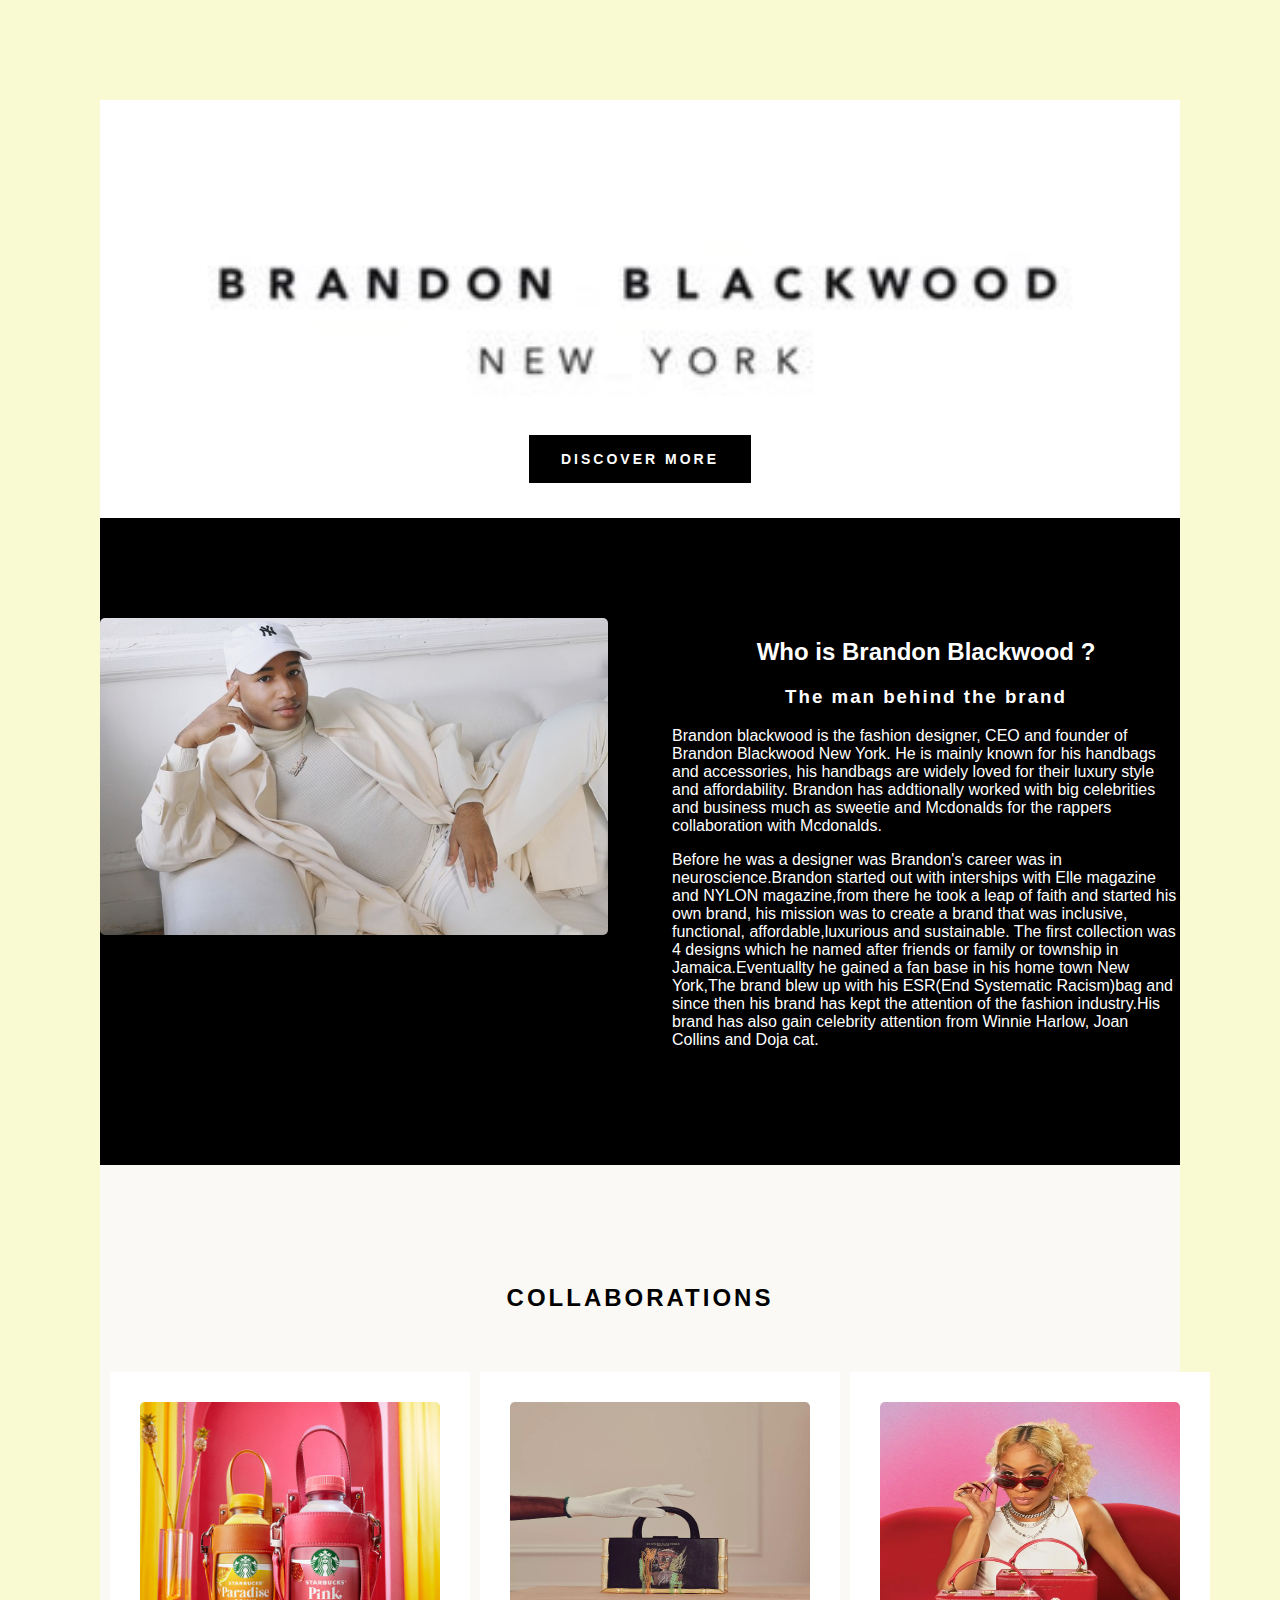
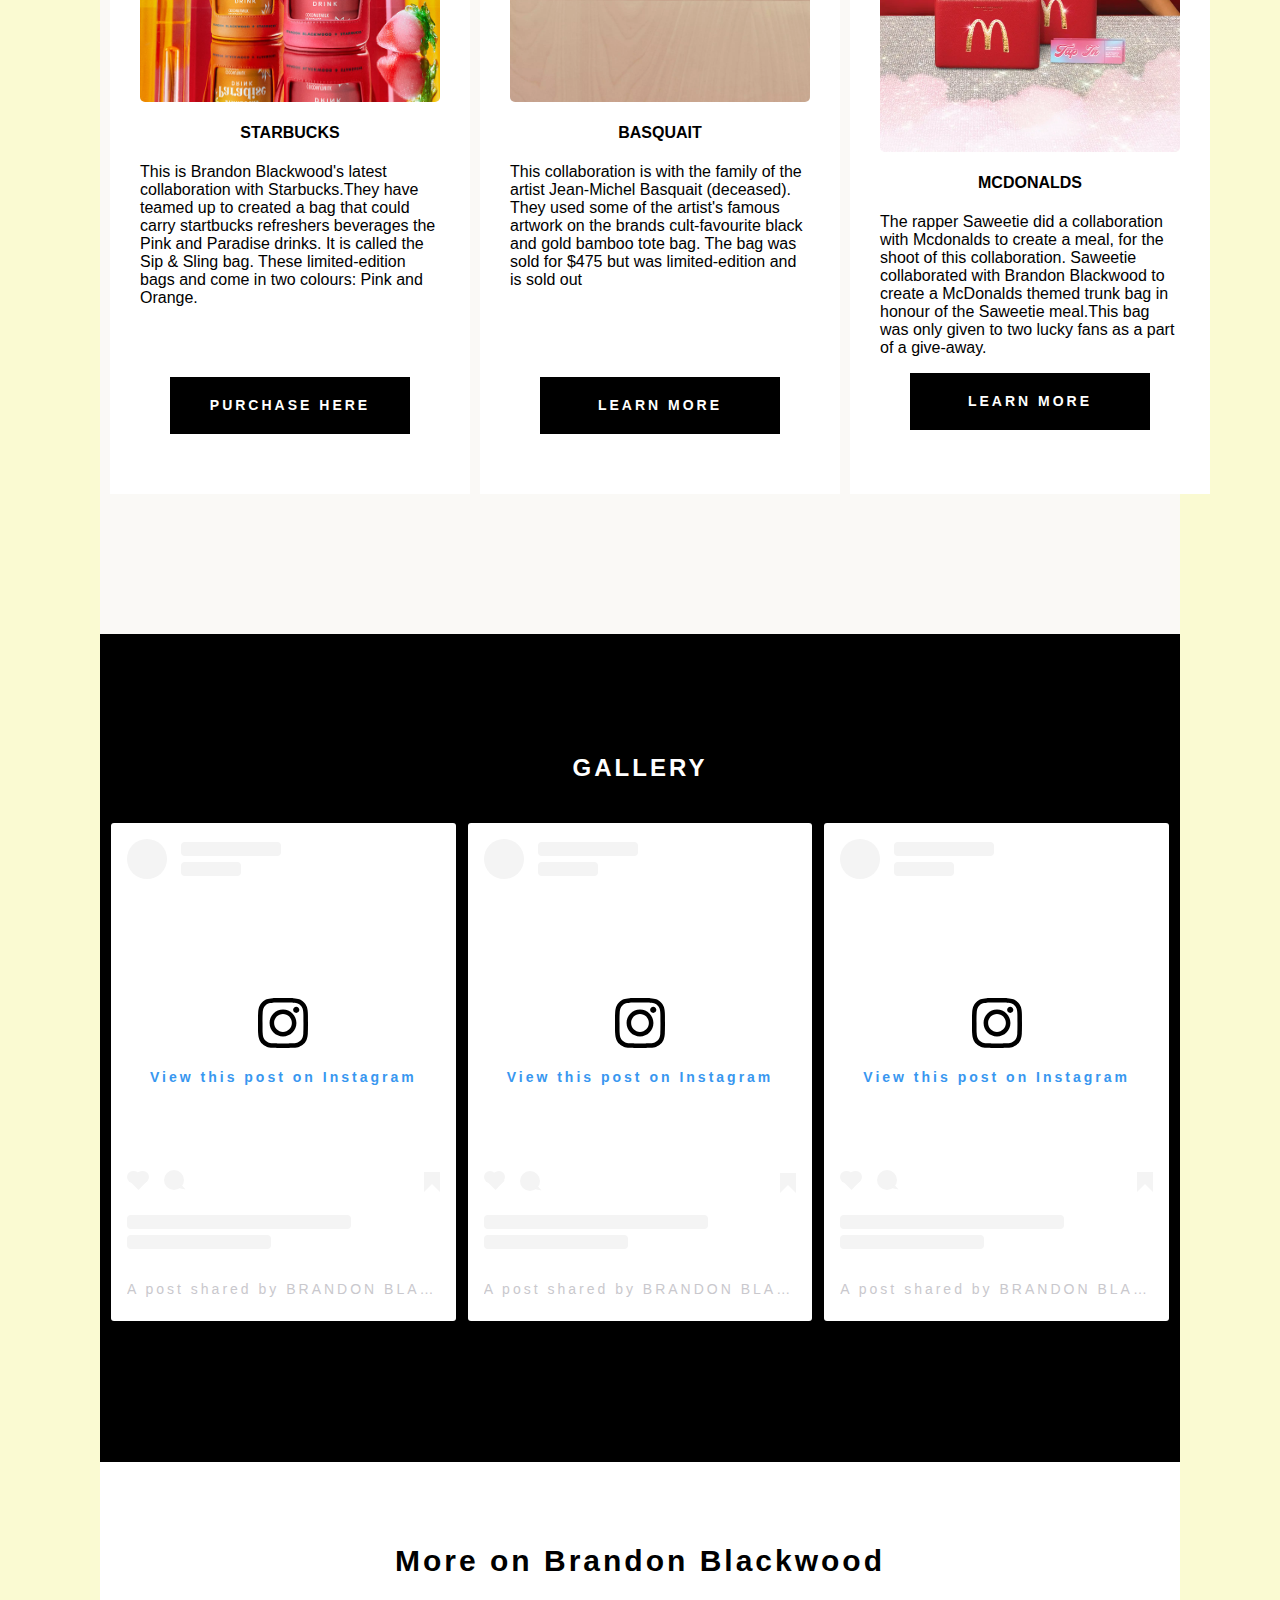
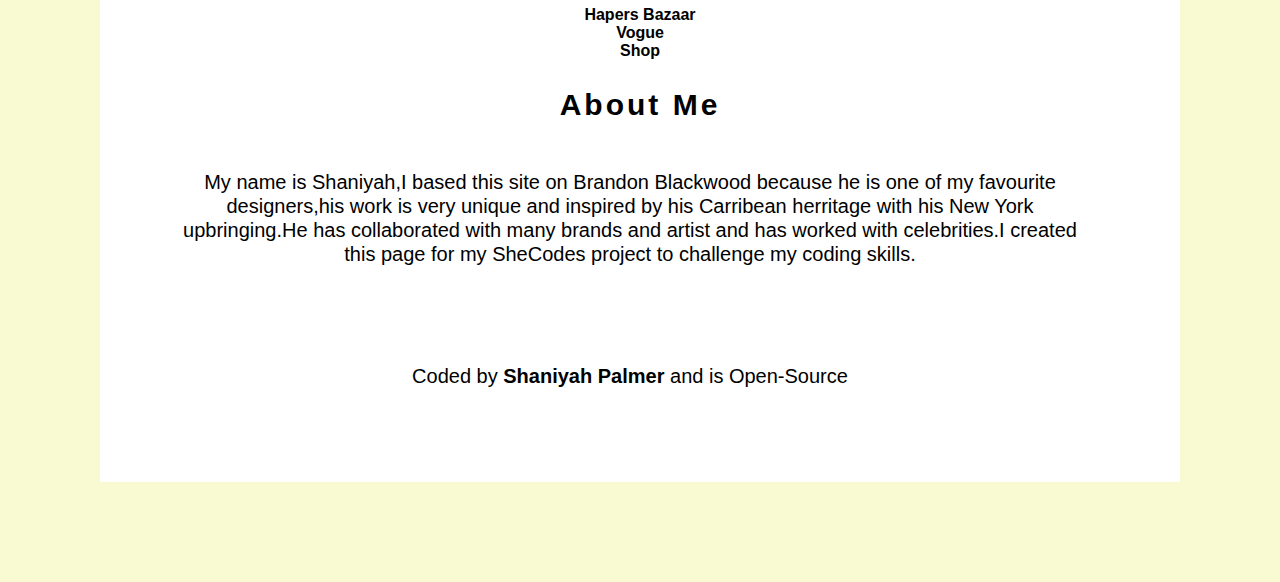
<file: index.html>
<!DOCTYPE html>
<html lang="en">
<head>
    <meta charset="UTF-8">
    <meta name="viewport" content="width=device-width, initial-scale=1.0">
    <meta http-equiv="X-UA-Compatible" content="ie=edge">
    <title>Project</title>
    <link rel="stylesheet" href="./src/style.css">
    <link rel="icon" href="./favicon.ico" type="image/x-icon">
</head>
<body>
    <div class="container">
    <header>
    <a href="#more">Discover More</a>
    </header>
 <main>
<section class="grid grid-2-columns">
   <div>
        <img src="./images/Brandon-Headshot.jpg" alt="blackwood" class="img-responsive"/>
   </div>
   <div>
        <h2>Who is Brandon Blackwood ?</h2>
        <h3>The man behind the brand</h3>
        <p>
        Brandon blackwood is the fashion designer, CEO and founder of Brandon Blackwood New York.
        He is mainly known for his handbags and accessories, his handbags are widely loved 
        for their luxury style and affordability. Brandon has addtionally worked with big celebrities
        and business much as sweetie and Mcdonalds for the  rappers collaboration with Mcdonalds.
        </p>
        <p>
         Before he was a designer was Brandon's career was in neuroscience.Brandon started out with interships with Elle magazine and NYLON magazine,from there he took a leap of faith and
         started his own brand, his mission was to create a brand that was inclusive, functional, affordable,luxurious and sustainable.
         The first collection was 4 designs which he named after friends or family or township in Jamaica.Eventuallty he gained a fan base in his home town New York,The brand blew up with his 
         ESR(End Systematic Racism)bag and since then his brand has kept the attention of the fashion 
         industry.His brand has also gain celebrity attention from Winnie Harlow, Joan Collins and Doja cat.
        </p>
    </div>
</main>
</section>
<section class="secondary">
    <h2 class="text-centre">Collaborations</h2>
    <div class="grid grid-3-columns"> 
        <div class="card">

            <div class="card-body">
                <div class="card-header">
                    <img src="./images/pic23.jpg" alt="startbucks" class="collab-pics" style="width:300px;height:300px;" />
                </div>
                <h4>Starbucks</h4>
                <p>
                    This is Brandon Blackwood's latest collaboration with Starbucks.They have
                    teamed up to created a bag that could carry startbucks refreshers beverages the Pink and Paradise drinks.
                    It is called the Sip & Sling bag. These limited-edition bags and come in two colours: Pink and Orange.
                </p> 
                <br>
                <br>
                <br>
                <div class="card-footer">
                    <a href="https://brandonblackwood.com/products/starbucks-sling-bag-paradise-bottle-drink" class="btn" target="_blank">
                        Purchase Here
                    </a>
                </div>
           </div> 
         </div>       


           <div class="card">
             <div class="card-body">
                        <div class="card-header">
                            <img src="./images/pic26.webp" alt="Basquait" class="collab-pics" style="width:300px;height:300px;"/>
                        </div>
                
                       
                            <h4>Basquait</h4>
                            <p>
                            This collaboration is with the family of the artist Jean-Michel Basquait (deceased). They used some of the artist's famous artwork on the brands cult-favourite black and gold bamboo tote bag.
                            The bag was sold for $475 but was limited-edition and is sold out 
                            </p>
                            <br>
                            <br>
                            <br>
                            <br>
                            <div class="card-footer">
                                <a href="https://www.thecut.com/2022/12/absolutely-need-the-basquiat-and-black-fashion-fair-collab.html" class="btn"
                                    target="_blank">
                                    Learn More 
                                </a>
                            </div>
                        </div>
                 </div>



                <div class="card">
                     <div class="card-body">
                    <div class="card-header">
                        <img src="./images/mcdonalds.png" alt="mcdonalds" class="collab-pics" style="width:300px;height:350px;"/>
                    </div>
                
                   
                        <h4>Mcdonalds</h4>
                        <p>
                            The rapper Saweetie did a collaboration with Mcdonalds to create a meal, for the shoot of this collaboration.
                            Saweetie collaborated with Brandon Blackwood to create a McDonalds themed trunk bag in honour of the Saweetie  
                            meal.This bag was only given to two lucky fans as a part of a give-away.  
                        </p>
                        
                        <div class="card-footer">
                            <a href="https://www.papermag.com/saweetie-brandon-blackwood-mcdonalds-2654793100.html" class="btn"
                                target="_blank">
                                Learn More
                            </a>
                        </div>
                   </div>
             </div>
            </div>
</section>
<section class="gallery">
<h2 class="text-centre">Gallery</h2>
<div class="instagram-embeds">
    <div class="grid grid-3-columns">

    <blockquote class="instagram-media" data-instgrm-captioned
        data-instgrm-permalink="https://www.instagram.com/p/CpyXCivpCmd/?utm_source=ig_embed&amp;utm_campaign=loading"
        data-instgrm-version="14"
        style=" background:#FFF; border:0; border-radius:3px; box-shadow:0 0 1px 0 rgba(0,0,0,0.5),0 1px 10px 0 rgba(0,0,0,0.15); margin: 1px; max-width:540px; min-width:326px; padding:0; width:99.375%; width:-webkit-calc(100% - 2px); width:calc(100% - 2px);">
        <div style="padding:16px;"> <a
                href="https://www.instagram.com/p/CpyXCivpCmd/?utm_source=ig_embed&amp;utm_campaign=loading"
                style=" background:#FFFFFF; line-height:0; padding:0 0; text-align:center; text-decoration:none; width:100%;"
                target="_blank">
                <div style=" display: flex; flex-direction: row; align-items: center;">
                    <div
                        style="background-color: #F4F4F4; border-radius: 50%; flex-grow: 0; height: 40px; margin-right: 14px; width: 40px;">
                    </div>
                    <div style="display: flex; flex-direction: column; flex-grow: 1; justify-content: center;">
                        <div
                            style=" background-color: #F4F4F4; border-radius: 4px; flex-grow: 0; height: 14px; margin-bottom: 6px; width: 100px;">
                        </div>
                        <div
                            style=" background-color: #F4F4F4; border-radius: 4px; flex-grow: 0; height: 14px; width: 60px;">
                        </div>
                    </div>
                </div>
                <div style="padding: 19% 0;"></div>
                <div style="display:block; height:50px; margin:0 auto 12px; width:50px;"><svg width="50px" height="50px"
                        viewBox="0 0 60 60" version="1.1" xmlns="https://www.w3.org/2000/svg"
                        xmlns:xlink="https://www.w3.org/1999/xlink">
                        <g stroke="none" stroke-width="1" fill="none" fill-rule="evenodd">
                            <g transform="translate(-511.000000, -20.000000)" fill="#000000">
                                <g>
                                    <path
                                        d="M556.869,30.41 C554.814,30.41 553.148,32.076 553.148,34.131 C553.148,36.186 554.814,37.852 556.869,37.852 C558.924,37.852 560.59,36.186 560.59,34.131 C560.59,32.076 558.924,30.41 556.869,30.41 M541,60.657 C535.114,60.657 530.342,55.887 530.342,50 C530.342,44.114 535.114,39.342 541,39.342 C546.887,39.342 551.658,44.114 551.658,50 C551.658,55.887 546.887,60.657 541,60.657 M541,33.886 C532.1,33.886 524.886,41.1 524.886,50 C524.886,58.899 532.1,66.113 541,66.113 C549.9,66.113 557.115,58.899 557.115,50 C557.115,41.1 549.9,33.886 541,33.886 M565.378,62.101 C565.244,65.022 564.756,66.606 564.346,67.663 C563.803,69.06 563.154,70.057 562.106,71.106 C561.058,72.155 560.06,72.803 558.662,73.347 C557.607,73.757 556.021,74.244 553.102,74.378 C549.944,74.521 548.997,74.552 541,74.552 C533.003,74.552 532.056,74.521 528.898,74.378 C525.979,74.244 524.393,73.757 523.338,73.347 C521.94,72.803 520.942,72.155 519.894,71.106 C518.846,70.057 518.197,69.06 517.654,67.663 C517.244,66.606 516.755,65.022 516.623,62.101 C516.479,58.943 516.448,57.996 516.448,50 C516.448,42.003 516.479,41.056 516.623,37.899 C516.755,34.978 517.244,33.391 517.654,32.338 C518.197,30.938 518.846,29.942 519.894,28.894 C520.942,27.846 521.94,27.196 523.338,26.654 C524.393,26.244 525.979,25.756 528.898,25.623 C532.057,25.479 533.004,25.448 541,25.448 C548.997,25.448 549.943,25.479 553.102,25.623 C556.021,25.756 557.607,26.244 558.662,26.654 C560.06,27.196 561.058,27.846 562.106,28.894 C563.154,29.942 563.803,30.938 564.346,32.338 C564.756,33.391 565.244,34.978 565.378,37.899 C565.522,41.056 565.552,42.003 565.552,50 C565.552,57.996 565.522,58.943 565.378,62.101 M570.82,37.631 C570.674,34.438 570.167,32.258 569.425,30.349 C568.659,28.377 567.633,26.702 565.965,25.035 C564.297,23.368 562.623,22.342 560.652,21.575 C558.743,20.834 556.562,20.326 553.369,20.18 C550.169,20.033 549.148,20 541,20 C532.853,20 531.831,20.033 528.631,20.18 C525.438,20.326 523.257,20.834 521.349,21.575 C519.376,22.342 517.703,23.368 516.035,25.035 C514.368,26.702 513.342,28.377 512.574,30.349 C511.834,32.258 511.326,34.438 511.181,37.631 C511.035,40.831 511,41.851 511,50 C511,58.147 511.035,59.17 511.181,62.369 C511.326,65.562 511.834,67.743 512.574,69.651 C513.342,71.625 514.368,73.296 516.035,74.965 C517.703,76.634 519.376,77.658 521.349,78.425 C523.257,79.167 525.438,79.673 528.631,79.82 C531.831,79.965 532.853,80.001 541,80.001 C549.148,80.001 550.169,79.965 553.369,79.82 C556.562,79.673 558.743,79.167 560.652,78.425 C562.623,77.658 564.297,76.634 565.965,74.965 C567.633,73.296 568.659,71.625 569.425,69.651 C570.167,67.743 570.674,65.562 570.82,62.369 C570.966,59.17 571,58.147 571,50 C571,41.851 570.966,40.831 570.82,37.631">
                                    </path>
                                </g>
                            </g>
                        </g>
                    </svg></div>
                <div style="padding-top: 8px;">
                    <div
                        style=" color:#3897f0; font-family:Arial,sans-serif; font-size:14px; font-style:normal; font-weight:550; line-height:18px;">
                        View this post on Instagram</div>
                </div>
                <div style="padding: 12.5% 0;"></div>
                <div style="display: flex; flex-direction: row; margin-bottom: 14px; align-items: center;">
                    <div>
                        <div
                            style="background-color: #F4F4F4; border-radius: 50%; height: 12.5px; width: 12.5px; transform: translateX(0px) translateY(7px);">
                        </div>
                        <div
                            style="background-color: #F4F4F4; height: 12.5px; transform: rotate(-45deg) translateX(3px) translateY(1px); width: 12.5px; flex-grow: 0; margin-right: 14px; margin-left: 2px;">
                        </div>
                        <div
                            style="background-color: #F4F4F4; border-radius: 50%; height: 12.5px; width: 12.5px; transform: translateX(9px) translateY(-18px);">
                        </div>
                    </div>
                    <div style="margin-left: 8px;">
                        <div
                            style=" background-color: #F4F4F4; border-radius: 50%; flex-grow: 0; height: 20px; width: 20px;">
                        </div>
                        <div
                            style=" width: 0; height: 0; border-top: 2px solid transparent; border-left: 6px solid #f4f4f4; border-bottom: 2px solid transparent; transform: translateX(16px) translateY(-4px) rotate(30deg)">
                        </div>
                    </div>
                    <div style="margin-left: auto;">
                        <div
                            style=" width: 0px; border-top: 8px solid #F4F4F4; border-right: 8px solid transparent; transform: translateY(16px);">
                        </div>
                        <div
                            style=" background-color: #F4F4F4; flex-grow: 0; height: 12px; width: 16px; transform: translateY(-4px);">
                        </div>
                        <div
                            style=" width: 0; height: 0; border-top: 8px solid #F4F4F4; border-left: 8px solid transparent; transform: translateY(-4px) translateX(8px);">
                        </div>
                    </div>
                </div>
                <div
                    style="display: flex; flex-direction: column; flex-grow: 1; justify-content: center; margin-bottom: 24px;">
                    <div
                        style=" background-color: #F4F4F4; border-radius: 4px; flex-grow: 0; height: 14px; margin-bottom: 6px; width: 224px;">
                    </div>
                    <div style=" background-color: #F4F4F4; border-radius: 4px; flex-grow: 0; height: 14px; width: 144px;">
                    </div>
                </div>
            </a>
            <p
                style=" color:#c9c8cd; font-family:Arial,sans-serif; font-size:14px; line-height:17px; margin-bottom:0; margin-top:8px; overflow:hidden; padding:8px 0 7px; text-align:center; text-overflow:ellipsis; white-space:nowrap;">
                <a href="https://www.instagram.com/p/CpyXCivpCmd/?utm_source=ig_embed&amp;utm_campaign=loading"
                    style=" color:#c9c8cd; font-family:Arial,sans-serif; font-size:14px; font-style:normal; font-weight:normal; line-height:17px; text-decoration:none;"
                    target="_blank">A post shared by BRANDON BLACKWOOD (@brandonblackwoodnyc)</a></p>
        </div>
    </blockquote>

    <blockquote class="instagram-media" data-instgrm-captioned
        data-instgrm-permalink="https://www.instagram.com/p/CkOAPeLuu0H/?utm_source=ig_embed&amp;utm_campaign=loading"
        data-instgrm-version="14"
        style=" background:#FFF; border:0; border-radius:3px; box-shadow:0 0 1px 0 rgba(0,0,0,0.5),0 1px 10px 0 rgba(0,0,0,0.15); margin: 1px; max-width:540px; min-width:326px; padding:0; width:99.375%; width:-webkit-calc(100% - 2px); width:calc(100% - 2px);">
        <div style="padding:16px;"> <a
                href="https://www.instagram.com/p/CkOAPeLuu0H/?utm_source=ig_embed&amp;utm_campaign=loading"
                style=" background:#FFFFFF; line-height:0; padding:0 0; text-align:center; text-decoration:none; width:100%;"
                target="_blank">
                <div style=" display: flex; flex-direction: row; align-items: center;">
                    <div
                        style="background-color: #F4F4F4; border-radius: 50%; flex-grow: 0; height: 40px; margin-right: 14px; width: 40px;">
                    </div>
                    <div style="display: flex; flex-direction: column; flex-grow: 1; justify-content: center;">
                        <div
                            style=" background-color: #F4F4F4; border-radius: 4px; flex-grow: 0; height: 14px; margin-bottom: 6px; width: 100px;">
                        </div>
                        <div
                            style=" background-color: #F4F4F4; border-radius: 4px; flex-grow: 0; height: 14px; width: 60px;">
                        </div>
                    </div>
                </div>
                <div style="padding: 19% 0;"></div>
                <div style="display:block; height:50px; margin:0 auto 12px; width:50px;"><svg width="50px" height="50px"
                        viewBox="0 0 60 60" version="1.1" xmlns="https://www.w3.org/2000/svg"
                        xmlns:xlink="https://www.w3.org/1999/xlink">
                        <g stroke="none" stroke-width="1" fill="none" fill-rule="evenodd">
                            <g transform="translate(-511.000000, -20.000000)" fill="#000000">
                                <g>
                                    <path
                                        d="M556.869,30.41 C554.814,30.41 553.148,32.076 553.148,34.131 C553.148,36.186 554.814,37.852 556.869,37.852 C558.924,37.852 560.59,36.186 560.59,34.131 C560.59,32.076 558.924,30.41 556.869,30.41 M541,60.657 C535.114,60.657 530.342,55.887 530.342,50 C530.342,44.114 535.114,39.342 541,39.342 C546.887,39.342 551.658,44.114 551.658,50 C551.658,55.887 546.887,60.657 541,60.657 M541,33.886 C532.1,33.886 524.886,41.1 524.886,50 C524.886,58.899 532.1,66.113 541,66.113 C549.9,66.113 557.115,58.899 557.115,50 C557.115,41.1 549.9,33.886 541,33.886 M565.378,62.101 C565.244,65.022 564.756,66.606 564.346,67.663 C563.803,69.06 563.154,70.057 562.106,71.106 C561.058,72.155 560.06,72.803 558.662,73.347 C557.607,73.757 556.021,74.244 553.102,74.378 C549.944,74.521 548.997,74.552 541,74.552 C533.003,74.552 532.056,74.521 528.898,74.378 C525.979,74.244 524.393,73.757 523.338,73.347 C521.94,72.803 520.942,72.155 519.894,71.106 C518.846,70.057 518.197,69.06 517.654,67.663 C517.244,66.606 516.755,65.022 516.623,62.101 C516.479,58.943 516.448,57.996 516.448,50 C516.448,42.003 516.479,41.056 516.623,37.899 C516.755,34.978 517.244,33.391 517.654,32.338 C518.197,30.938 518.846,29.942 519.894,28.894 C520.942,27.846 521.94,27.196 523.338,26.654 C524.393,26.244 525.979,25.756 528.898,25.623 C532.057,25.479 533.004,25.448 541,25.448 C548.997,25.448 549.943,25.479 553.102,25.623 C556.021,25.756 557.607,26.244 558.662,26.654 C560.06,27.196 561.058,27.846 562.106,28.894 C563.154,29.942 563.803,30.938 564.346,32.338 C564.756,33.391 565.244,34.978 565.378,37.899 C565.522,41.056 565.552,42.003 565.552,50 C565.552,57.996 565.522,58.943 565.378,62.101 M570.82,37.631 C570.674,34.438 570.167,32.258 569.425,30.349 C568.659,28.377 567.633,26.702 565.965,25.035 C564.297,23.368 562.623,22.342 560.652,21.575 C558.743,20.834 556.562,20.326 553.369,20.18 C550.169,20.033 549.148,20 541,20 C532.853,20 531.831,20.033 528.631,20.18 C525.438,20.326 523.257,20.834 521.349,21.575 C519.376,22.342 517.703,23.368 516.035,25.035 C514.368,26.702 513.342,28.377 512.574,30.349 C511.834,32.258 511.326,34.438 511.181,37.631 C511.035,40.831 511,41.851 511,50 C511,58.147 511.035,59.17 511.181,62.369 C511.326,65.562 511.834,67.743 512.574,69.651 C513.342,71.625 514.368,73.296 516.035,74.965 C517.703,76.634 519.376,77.658 521.349,78.425 C523.257,79.167 525.438,79.673 528.631,79.82 C531.831,79.965 532.853,80.001 541,80.001 C549.148,80.001 550.169,79.965 553.369,79.82 C556.562,79.673 558.743,79.167 560.652,78.425 C562.623,77.658 564.297,76.634 565.965,74.965 C567.633,73.296 568.659,71.625 569.425,69.651 C570.167,67.743 570.674,65.562 570.82,62.369 C570.966,59.17 571,58.147 571,50 C571,41.851 570.966,40.831 570.82,37.631">
                                    </path>
                                </g>
                            </g>
                        </g>
                    </svg></div>
                <div style="padding-top: 8px;">
                    <div
                        style=" color:#3897f0; font-family:Arial,sans-serif; font-size:14px; font-style:normal; font-weight:550; line-height:18px;">
                        View this post on Instagram</div>
                </div>
                <div style="padding: 12.5% 0;"></div>
                <div style="display: flex; flex-direction: row; margin-bottom: 14px; align-items: center;">
                    <div>
                        <div
                            style="background-color: #F4F4F4; border-radius: 50%; height: 12.5px; width: 12.5px; transform: translateX(0px) translateY(7px);">
                        </div>
                        <div
                            style="background-color: #F4F4F4; height: 12.5px; transform: rotate(-45deg) translateX(3px) translateY(1px); width: 12.5px; flex-grow: 0; margin-right: 14px; margin-left: 2px;">
                        </div>
                        <div
                            style="background-color: #F4F4F4; border-radius: 50%; height: 12.5px; width: 12.5px; transform: translateX(9px) translateY(-18px);">
                        </div>
                    </div>
                    <div style="margin-left: 8px;">
                        <div
                            style=" background-color: #F4F4F4; border-radius: 50%; flex-grow: 0; height: 20px; width: 20px;">
                        </div>
                        <div
                            style=" width: 0; height: 0; border-top: 2px solid transparent; border-left: 6px solid #f4f4f4; border-bottom: 2px solid transparent; transform: translateX(16px) translateY(-4px) rotate(30deg)">
                        </div>
                    </div>
                    <div style="margin-left: auto;">
                        <div
                            style=" width: 0px; border-top: 8px solid #F4F4F4; border-right: 8px solid transparent; transform: translateY(16px);">
                        </div>
                        <div
                            style=" background-color: #F4F4F4; flex-grow: 0; height: 12px; width: 16px; transform: translateY(-4px);">
                        </div>
                        <div
                            style=" width: 0; height: 0; border-top: 8px solid #F4F4F4; border-left: 8px solid transparent; transform: translateY(-4px) translateX(8px);">
                        </div>
                    </div>
                </div>
                <div
                    style="display: flex; flex-direction: column; flex-grow: 1; justify-content: center; margin-bottom: 24px;">
                    <div
                        style=" background-color: #F4F4F4; border-radius: 4px; flex-grow: 0; height: 14px; margin-bottom: 6px; width: 224px;">
                    </div>
                    <div style=" background-color: #F4F4F4; border-radius: 4px; flex-grow: 0; height: 14px; width: 144px;">
                    </div>
                </div>
            </a>
            <p
                style=" color:#c9c8cd; font-family:Arial,sans-serif; font-size:14px; line-height:17px; margin-bottom:0; margin-top:8px; overflow:hidden; padding:8px 0 7px; text-align:center; text-overflow:ellipsis; white-space:nowrap;">
                <a href="https://www.instagram.com/p/CkOAPeLuu0H/?utm_source=ig_embed&amp;utm_campaign=loading"
                    style=" color:#c9c8cd; font-family:Arial,sans-serif; font-size:14px; font-style:normal; font-weight:normal; line-height:17px; text-decoration:none;"
                    target="_blank">A post shared by BRANDON BLACKWOOD (@brandonblackwoodnyc)</a></p>
        </div>
    </blockquote>

<blockquote class="instagram-media" data-instgrm-captioned
    data-instgrm-permalink="https://www.instagram.com/p/CfZ9DL_PhMA/?utm_source=ig_embed&amp;utm_campaign=loading"
    data-instgrm-version="14"
    style=" background:#FFF; border:0; border-radius:3px; box-shadow:0 0 1px 0 rgba(0,0,0,0.5),0 1px 10px 0 rgba(0,0,0,0.15); margin: 1px; max-width:540px; min-width:326px; padding:0; width:99.375%; width:-webkit-calc(100% - 2px); width:calc(100% - 2px);">
    <div style="padding:16px;"> <a
            href="https://www.instagram.com/p/CfZ9DL_PhMA/?utm_source=ig_embed&amp;utm_campaign=loading"
            style=" background:#FFFFFF; line-height:0; padding:0 0; text-align:center; text-decoration:none; width:100%;"
            target="_blank">
            <div style=" display: flex; flex-direction: row; align-items: center;">
                <div
                    style="background-color: #F4F4F4; border-radius: 50%; flex-grow: 0; height: 40px; margin-right: 14px; width: 40px;">
                </div>
                <div style="display: flex; flex-direction: column; flex-grow: 1; justify-content: center;">
                    <div
                        style=" background-color: #F4F4F4; border-radius: 4px; flex-grow: 0; height: 14px; margin-bottom: 6px; width: 100px;">
                    </div>
                    <div
                        style=" background-color: #F4F4F4; border-radius: 4px; flex-grow: 0; height: 14px; width: 60px;">
                    </div>
                </div>
            </div>
            <div style="padding: 19% 0;"></div>
            <div style="display:block; height:50px; margin:0 auto 12px; width:50px;"><svg width="50px" height="50px"
                    viewBox="0 0 60 60" version="1.1" xmlns="https://www.w3.org/2000/svg"
                    xmlns:xlink="https://www.w3.org/1999/xlink">
                    <g stroke="none" stroke-width="1" fill="none" fill-rule="evenodd">
                        <g transform="translate(-511.000000, -20.000000)" fill="#000000">
                            <g>
                                <path
                                    d="M556.869,30.41 C554.814,30.41 553.148,32.076 553.148,34.131 C553.148,36.186 554.814,37.852 556.869,37.852 C558.924,37.852 560.59,36.186 560.59,34.131 C560.59,32.076 558.924,30.41 556.869,30.41 M541,60.657 C535.114,60.657 530.342,55.887 530.342,50 C530.342,44.114 535.114,39.342 541,39.342 C546.887,39.342 551.658,44.114 551.658,50 C551.658,55.887 546.887,60.657 541,60.657 M541,33.886 C532.1,33.886 524.886,41.1 524.886,50 C524.886,58.899 532.1,66.113 541,66.113 C549.9,66.113 557.115,58.899 557.115,50 C557.115,41.1 549.9,33.886 541,33.886 M565.378,62.101 C565.244,65.022 564.756,66.606 564.346,67.663 C563.803,69.06 563.154,70.057 562.106,71.106 C561.058,72.155 560.06,72.803 558.662,73.347 C557.607,73.757 556.021,74.244 553.102,74.378 C549.944,74.521 548.997,74.552 541,74.552 C533.003,74.552 532.056,74.521 528.898,74.378 C525.979,74.244 524.393,73.757 523.338,73.347 C521.94,72.803 520.942,72.155 519.894,71.106 C518.846,70.057 518.197,69.06 517.654,67.663 C517.244,66.606 516.755,65.022 516.623,62.101 C516.479,58.943 516.448,57.996 516.448,50 C516.448,42.003 516.479,41.056 516.623,37.899 C516.755,34.978 517.244,33.391 517.654,32.338 C518.197,30.938 518.846,29.942 519.894,28.894 C520.942,27.846 521.94,27.196 523.338,26.654 C524.393,26.244 525.979,25.756 528.898,25.623 C532.057,25.479 533.004,25.448 541,25.448 C548.997,25.448 549.943,25.479 553.102,25.623 C556.021,25.756 557.607,26.244 558.662,26.654 C560.06,27.196 561.058,27.846 562.106,28.894 C563.154,29.942 563.803,30.938 564.346,32.338 C564.756,33.391 565.244,34.978 565.378,37.899 C565.522,41.056 565.552,42.003 565.552,50 C565.552,57.996 565.522,58.943 565.378,62.101 M570.82,37.631 C570.674,34.438 570.167,32.258 569.425,30.349 C568.659,28.377 567.633,26.702 565.965,25.035 C564.297,23.368 562.623,22.342 560.652,21.575 C558.743,20.834 556.562,20.326 553.369,20.18 C550.169,20.033 549.148,20 541,20 C532.853,20 531.831,20.033 528.631,20.18 C525.438,20.326 523.257,20.834 521.349,21.575 C519.376,22.342 517.703,23.368 516.035,25.035 C514.368,26.702 513.342,28.377 512.574,30.349 C511.834,32.258 511.326,34.438 511.181,37.631 C511.035,40.831 511,41.851 511,50 C511,58.147 511.035,59.17 511.181,62.369 C511.326,65.562 511.834,67.743 512.574,69.651 C513.342,71.625 514.368,73.296 516.035,74.965 C517.703,76.634 519.376,77.658 521.349,78.425 C523.257,79.167 525.438,79.673 528.631,79.82 C531.831,79.965 532.853,80.001 541,80.001 C549.148,80.001 550.169,79.965 553.369,79.82 C556.562,79.673 558.743,79.167 560.652,78.425 C562.623,77.658 564.297,76.634 565.965,74.965 C567.633,73.296 568.659,71.625 569.425,69.651 C570.167,67.743 570.674,65.562 570.82,62.369 C570.966,59.17 571,58.147 571,50 C571,41.851 570.966,40.831 570.82,37.631">
                                </path>
                            </g>
                        </g>
                    </g>
                </svg></div>
            <div style="padding-top: 8px;">
                <div
                    style=" color:#3897f0; font-family:Arial,sans-serif; font-size:14px; font-style:normal; font-weight:550; line-height:18px;">
                    View this post on Instagram</div>
            </div>
            <div style="padding: 12.5% 0;"></div>
            <div style="display: flex; flex-direction: row; margin-bottom: 14px; align-items: center;">
                <div>
                    <div
                        style="background-color: #F4F4F4; border-radius: 50%; height: 12.5px; width: 12.5px; transform: translateX(0px) translateY(7px);">
                    </div>
                    <div
                        style="background-color: #F4F4F4; height: 12.5px; transform: rotate(-45deg) translateX(3px) translateY(1px); width: 12.5px; flex-grow: 0; margin-right: 14px; margin-left: 2px;">
                    </div>
                    <div
                        style="background-color: #F4F4F4; border-radius: 50%; height: 12.5px; width: 12.5px; transform: translateX(9px) translateY(-18px);">
                    </div>
                </div>
                <div style="margin-left: 8px;">
                    <div
                        style=" background-color: #F4F4F4; border-radius: 50%; flex-grow: 0; height: 20px; width: 20px;">
                    </div>
                    <div
                        style=" width: 0; height: 0; border-top: 2px solid transparent; border-left: 6px solid #f4f4f4; border-bottom: 2px solid transparent; transform: translateX(16px) translateY(-4px) rotate(30deg)">
                    </div>
                </div>
                <div style="margin-left: auto;">
                    <div
                        style=" width: 0px; border-top: 8px solid #F4F4F4; border-right: 8px solid transparent; transform: translateY(16px);">
                    </div>
                    <div
                        style=" background-color: #F4F4F4; flex-grow: 0; height: 12px; width: 16px; transform: translateY(-4px);">
                    </div>
                    <div
                        style=" width: 0; height: 0; border-top: 8px solid #F4F4F4; border-left: 8px solid transparent; transform: translateY(-4px) translateX(8px);">
                    </div>
                </div>
            </div>
            <div
                style="display: flex; flex-direction: column; flex-grow: 1; justify-content: center; margin-bottom: 24px;">
                <div
                    style=" background-color: #F4F4F4; border-radius: 4px; flex-grow: 0; height: 14px; margin-bottom: 6px; width: 224px;">
                </div>
                <div style=" background-color: #F4F4F4; border-radius: 4px; flex-grow: 0; height: 14px; width: 144px;">
                </div>
            </div>
        </a>
        <p
            style=" color:#c9c8cd; font-family:Arial,sans-serif; font-size:14px; line-height:17px; margin-bottom:0; margin-top:8px; overflow:hidden; padding:8px 0 7px; text-align:center; text-overflow:ellipsis; white-space:nowrap;">
            <a href="https://www.instagram.com/p/CfZ9DL_PhMA/?utm_source=ig_embed&amp;utm_campaign=loading"
                style=" color:#c9c8cd; font-family:Arial,sans-serif; font-size:14px; font-style:normal; font-weight:normal; line-height:17px; text-decoration:none;"
                target="_blank">A post shared by BRANDON BLACKWOOD (@brandonblackwoodnyc)</a></p>
    </div>
</blockquote>
</section>
<footer>
     <section class="footer">
        <div>
            <h3>More on Brandon Blackwood</h3>
            
                <li>
                    <a href="https://www.harpersbazaar.com/fashion/designers/a43552892/brandon-blackwood-spring-2023-interview/"
                    target="_blank">
                    Hapers Bazaar
                    </a>
                </li>
                <li>
                    <a href="https://www.vogue.com/slideshow/brandon-blackwood-celebrated-his-first-ever-cfda-awards-with-his-first-ever-couture-purchase" target="_blank">
                    Vogue
                    </a>
                </li>
                <li>
                    <a href="https://brandonblackwood.com/" target="_blank">
                    Shop
                    </a>
                </li>
            </ul>
        </div>
        <h3>
        About Me
        </h3>
        <p>
            My name is Shaniyah,I based this site on Brandon Blackwood because he is one of my favourite designers,his work is very unique and inspired by his Carribean herritage
            with his New York upbringing.He has collaborated with many brands and artist and has worked with celebrities.I created this page for my SheCodes project to challenge my coding skills.  
        </p>
    
    <br>
     <p>Coded by <strong>Shaniyah Palmer</strong> and is <a href="https://github.com/SEP1905">Open-Source</a></p>
</footer>
</div>
</section>
</body>
</html>
</file>
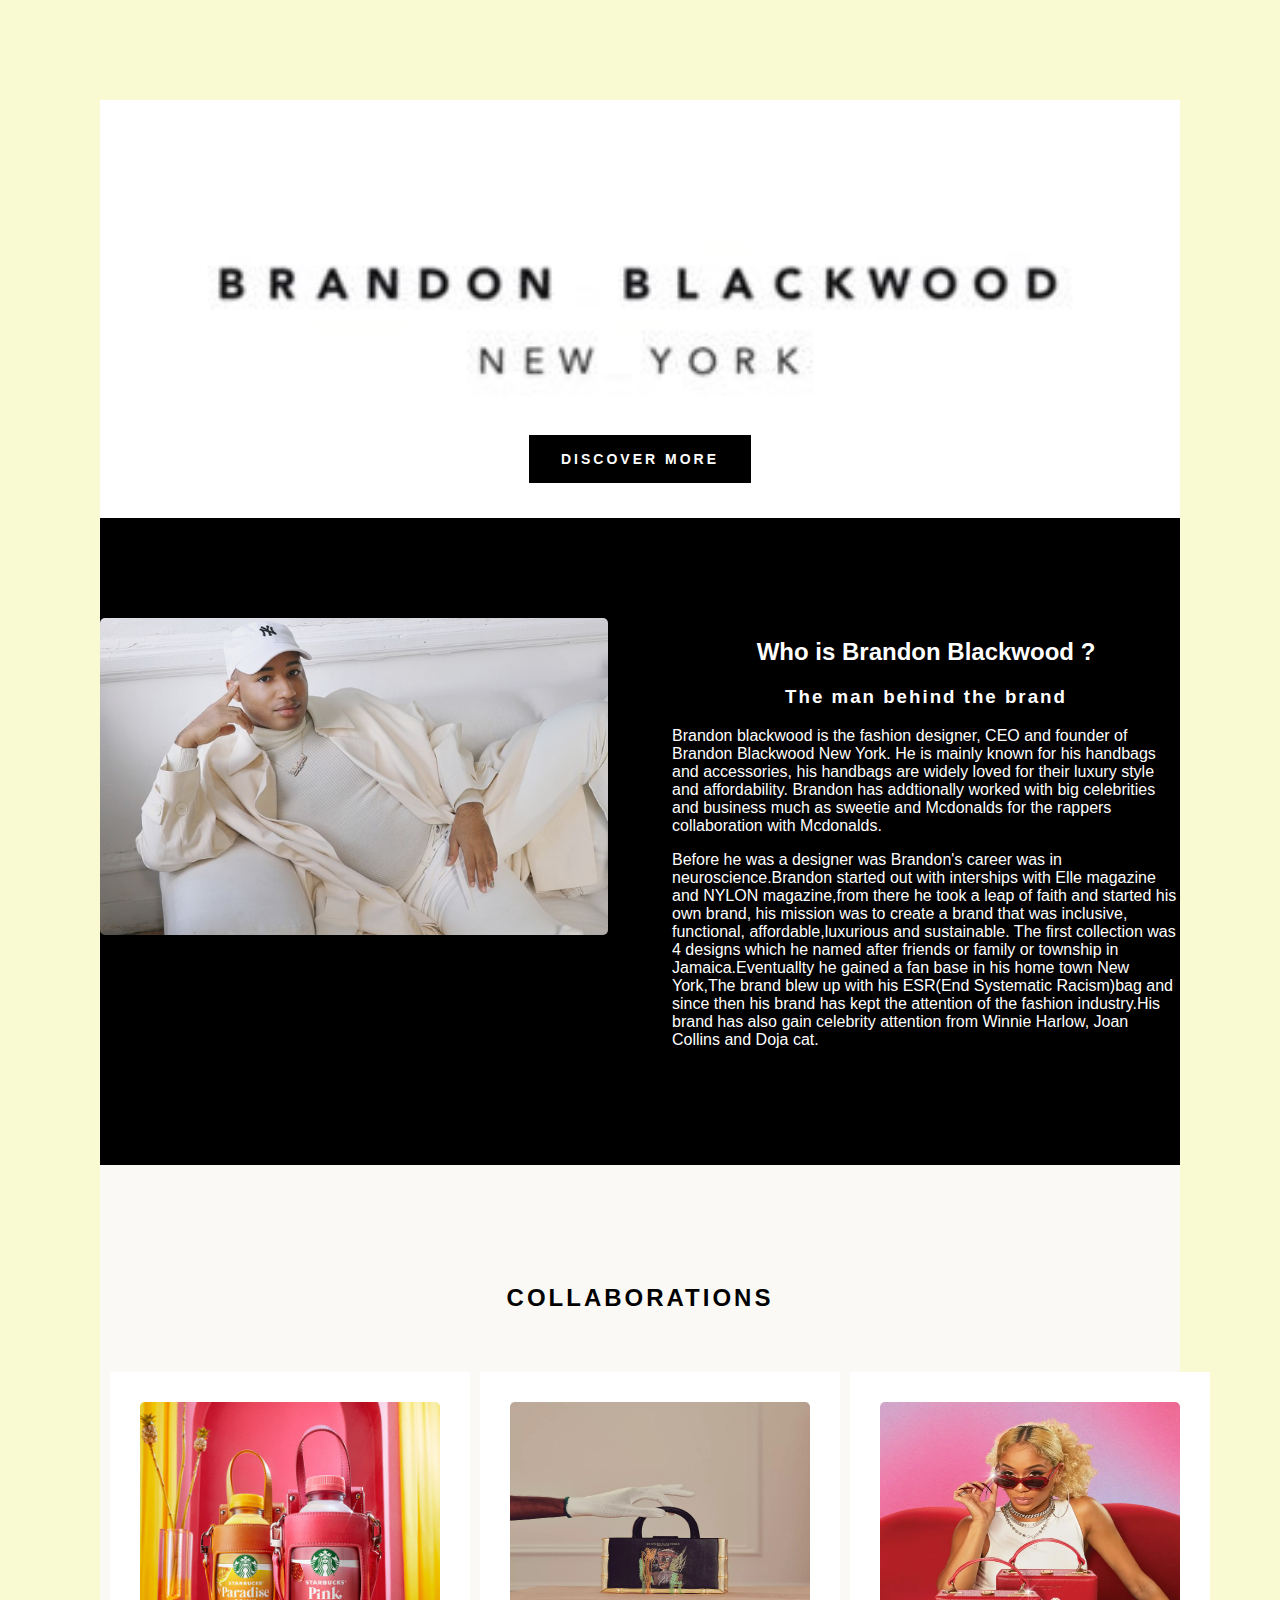
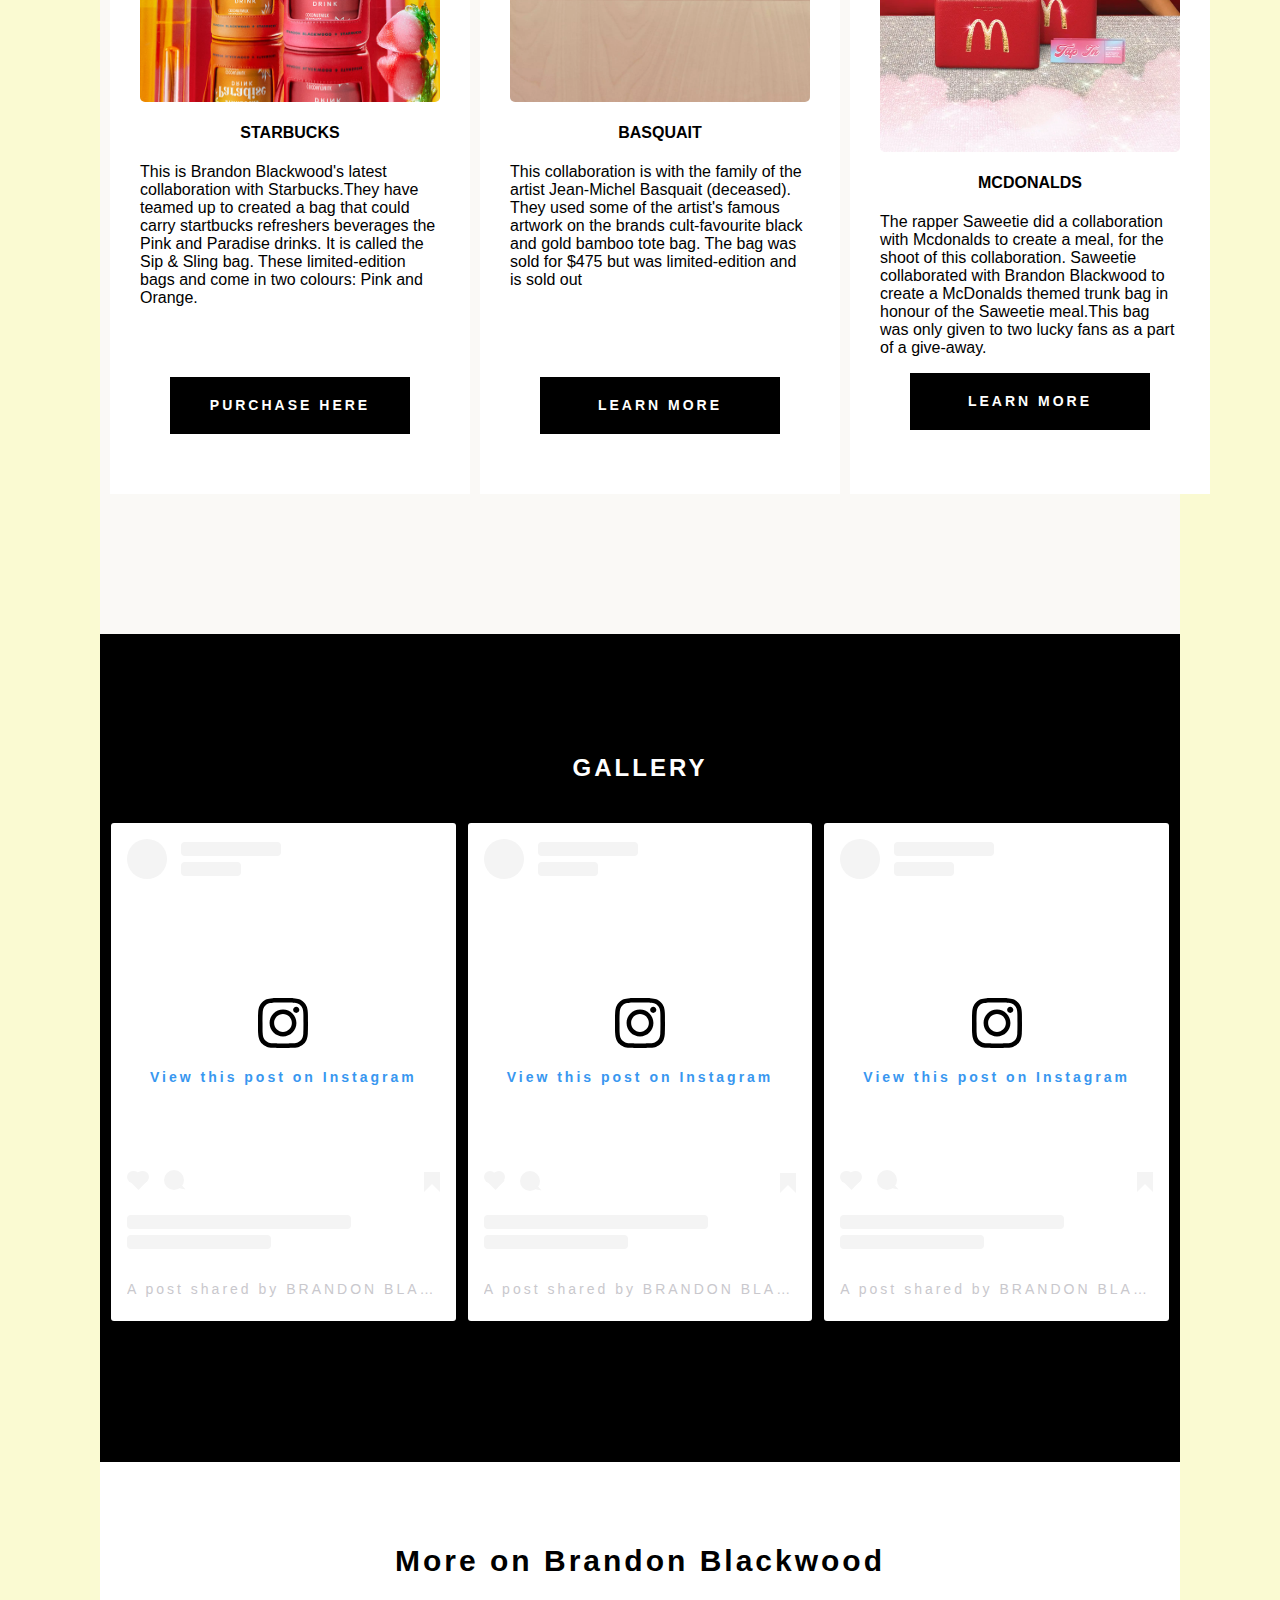
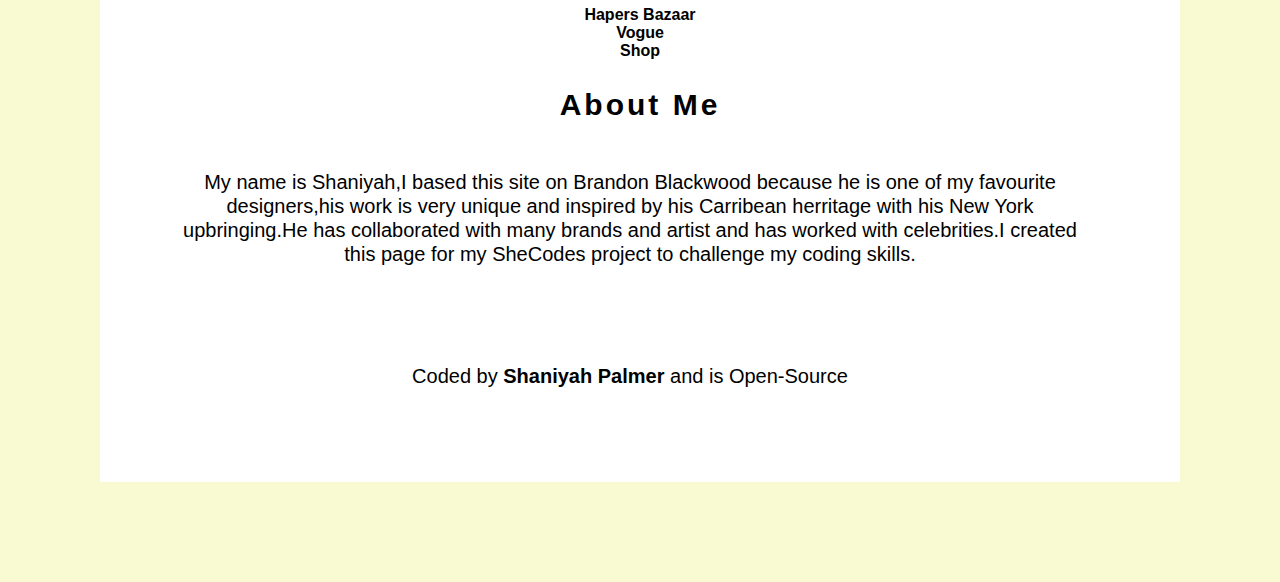
<file: src/index.html>
<!DOCTYPE html>
<html lang="en">
<head>
    <meta charset="UTF-8">
    <meta name="viewport" content="width=device-width, initial-scale=1.0">
    <meta http-equiv="X-UA-Compatible" content="ie=edge">
    <title>Project</title>
    <link rel="stylesheet" href="./style.css">
    <link rel="icon" href="./favicon.ico" type="image/x-icon">
</head>
<body>
    <div class="container">
    <header>
    <a href="#more">Discover More</a>
    </header>
 <main>
<section class="grid grid-2-columns">
   <div>
        <img src="../images/Brandon-Headshot.jpg" alt="blackwood" class="img-responsive"/>
   </div>
   <div>
        <h2>Who is Brandon Blackwood ?</h2>
        <h3>The man behind the brand</h3>
        <p>
        Brandon blackwood is the fashion designer, CEO and founder of Brandon Blackwood New York.
        He is mainly known for his handbags and accessories, his handbags are widely loved 
        for their luxury style and affordability. Brandon has addtionally worked with big celebrities
        and business much as sweetie and Mcdonalds for the  rappers collaboration with Mcdonalds.
        </p>
        <p>
         Before he was a designer was Brandon's career was in neuroscience.Brandon started out with interships with Elle magazine and NYLON magazine,from there he took a leap of faith and
         started his own brand, his mission was to create a brand that was inclusive, functional, affordable,luxurious and sustainable.
         The first collection was 4 designs which he named after friends or family or township in Jamaica.Eventuallty he gained a fan base in his home town New York,The brand blew up with his 
         ESR(End Systematic Racism)bag and since then his brand has kept the attention of the fashion 
         industry.His brand has also gain celebrity attention from Winnie Harlow, Joan Collins and Doja cat.
        </p>
    </div>
</main>
</section>
<section class="secondary">
    <h2 class="text-centre">Collaborations</h2>
    <div class="grid grid-3-columns"> 
        <div class="card">

            <div class="card-body">
                <div class="card-header">
                    <img src="../images/pic23.jpg" alt="startbucks" class="collab-pics" style="width:300px;height:300px;" />
                </div>
                <h4>Starbucks</h4>
                <p>
                    This is Brandon Blackwood's latest collaboration with Starbucks.They have
                    teamed up to created a bag that could carry startbucks refreshers beverages the Pink and Paradise drinks.
                    It is called the Sip & Sling bag. These limited-edition bags and come in two colours: Pink and Orange.
                </p> 
                <br>
                <br>
                <br>
                <div class="card-footer">
                    <a href="https://brandonblackwood.com/products/starbucks-sling-bag-paradise-bottle-drink" class="btn" target="_blank">
                        Purchase Here
                    </a>
                </div>
           </div> 
         </div>       


           <div class="card">
             <div class="card-body">
                        <div class="card-header">
                            <img src="../images/pic26.webp" alt="Basquait" class="collab-pics" style="width:300px;height:300px;"/>
                        </div>
                
                       
                            <h4>Basquait</h4>
                            <p>
                            This collaboration is with the family of the artist Jean-Michel Basquait (deceased). They used some of the artist's famous artwork on the brands cult-favourite black and gold bamboo tote bag.
                            The bag was sold for $475 but was limited-edition and is sold out 
                            </p>
                            <br>
                            <br>
                            <br>
                            <br>
                            <div class="card-footer">
                                <a href="https://www.thecut.com/2022/12/absolutely-need-the-basquiat-and-black-fashion-fair-collab.html" class="btn"
                                    target="_blank">
                                    Learn More 
                                </a>
                            </div>
                        </div>
                 </div>



                <div class="card">
                     <div class="card-body">
                    <div class="card-header">
                        <img src="../images/mcdonalds.png" alt="mcdonalds" class="collab-pics" style="width:300px;height:350px;"/>
                    </div>
                
                   
                        <h4>Mcdonalds</h4>
                        <p>
                            The rapper Saweetie did a collaboration with Mcdonalds to create a meal, for the shoot of this collaboration.
                            Saweetie collaborated with Brandon Blackwood to create a McDonalds themed trunk bag in honour of the Saweetie  
                            meal.This bag was only given to two lucky fans as a part of a give-away.  
                        </p>
                        
                        <div class="card-footer">
                            <a href="https://www.papermag.com/saweetie-brandon-blackwood-mcdonalds-2654793100.html" class="btn"
                                target="_blank">
                                Learn More
                            </a>
                        </div>
                   </div>
             </div>
            </div>
</section>
<section class="gallery">
<h2 class="text-centre">Gallery</h2>
<div class="instagram-embeds">
    <div class="grid grid-3-columns">

    <blockquote class="instagram-media" data-instgrm-captioned
        data-instgrm-permalink="https://www.instagram.com/p/CpyXCivpCmd/?utm_source=ig_embed&amp;utm_campaign=loading"
        data-instgrm-version="14"
        style=" background:#FFF; border:0; border-radius:3px; box-shadow:0 0 1px 0 rgba(0,0,0,0.5),0 1px 10px 0 rgba(0,0,0,0.15); margin: 1px; max-width:540px; min-width:326px; padding:0; width:99.375%; width:-webkit-calc(100% - 2px); width:calc(100% - 2px);">
        <div style="padding:16px;"> <a
                href="https://www.instagram.com/p/CpyXCivpCmd/?utm_source=ig_embed&amp;utm_campaign=loading"
                style=" background:#FFFFFF; line-height:0; padding:0 0; text-align:center; text-decoration:none; width:100%;"
                target="_blank">
                <div style=" display: flex; flex-direction: row; align-items: center;">
                    <div
                        style="background-color: #F4F4F4; border-radius: 50%; flex-grow: 0; height: 40px; margin-right: 14px; width: 40px;">
                    </div>
                    <div style="display: flex; flex-direction: column; flex-grow: 1; justify-content: center;">
                        <div
                            style=" background-color: #F4F4F4; border-radius: 4px; flex-grow: 0; height: 14px; margin-bottom: 6px; width: 100px;">
                        </div>
                        <div
                            style=" background-color: #F4F4F4; border-radius: 4px; flex-grow: 0; height: 14px; width: 60px;">
                        </div>
                    </div>
                </div>
                <div style="padding: 19% 0;"></div>
                <div style="display:block; height:50px; margin:0 auto 12px; width:50px;"><svg width="50px" height="50px"
                        viewBox="0 0 60 60" version="1.1" xmlns="https://www.w3.org/2000/svg"
                        xmlns:xlink="https://www.w3.org/1999/xlink">
                        <g stroke="none" stroke-width="1" fill="none" fill-rule="evenodd">
                            <g transform="translate(-511.000000, -20.000000)" fill="#000000">
                                <g>
                                    <path
                                        d="M556.869,30.41 C554.814,30.41 553.148,32.076 553.148,34.131 C553.148,36.186 554.814,37.852 556.869,37.852 C558.924,37.852 560.59,36.186 560.59,34.131 C560.59,32.076 558.924,30.41 556.869,30.41 M541,60.657 C535.114,60.657 530.342,55.887 530.342,50 C530.342,44.114 535.114,39.342 541,39.342 C546.887,39.342 551.658,44.114 551.658,50 C551.658,55.887 546.887,60.657 541,60.657 M541,33.886 C532.1,33.886 524.886,41.1 524.886,50 C524.886,58.899 532.1,66.113 541,66.113 C549.9,66.113 557.115,58.899 557.115,50 C557.115,41.1 549.9,33.886 541,33.886 M565.378,62.101 C565.244,65.022 564.756,66.606 564.346,67.663 C563.803,69.06 563.154,70.057 562.106,71.106 C561.058,72.155 560.06,72.803 558.662,73.347 C557.607,73.757 556.021,74.244 553.102,74.378 C549.944,74.521 548.997,74.552 541,74.552 C533.003,74.552 532.056,74.521 528.898,74.378 C525.979,74.244 524.393,73.757 523.338,73.347 C521.94,72.803 520.942,72.155 519.894,71.106 C518.846,70.057 518.197,69.06 517.654,67.663 C517.244,66.606 516.755,65.022 516.623,62.101 C516.479,58.943 516.448,57.996 516.448,50 C516.448,42.003 516.479,41.056 516.623,37.899 C516.755,34.978 517.244,33.391 517.654,32.338 C518.197,30.938 518.846,29.942 519.894,28.894 C520.942,27.846 521.94,27.196 523.338,26.654 C524.393,26.244 525.979,25.756 528.898,25.623 C532.057,25.479 533.004,25.448 541,25.448 C548.997,25.448 549.943,25.479 553.102,25.623 C556.021,25.756 557.607,26.244 558.662,26.654 C560.06,27.196 561.058,27.846 562.106,28.894 C563.154,29.942 563.803,30.938 564.346,32.338 C564.756,33.391 565.244,34.978 565.378,37.899 C565.522,41.056 565.552,42.003 565.552,50 C565.552,57.996 565.522,58.943 565.378,62.101 M570.82,37.631 C570.674,34.438 570.167,32.258 569.425,30.349 C568.659,28.377 567.633,26.702 565.965,25.035 C564.297,23.368 562.623,22.342 560.652,21.575 C558.743,20.834 556.562,20.326 553.369,20.18 C550.169,20.033 549.148,20 541,20 C532.853,20 531.831,20.033 528.631,20.18 C525.438,20.326 523.257,20.834 521.349,21.575 C519.376,22.342 517.703,23.368 516.035,25.035 C514.368,26.702 513.342,28.377 512.574,30.349 C511.834,32.258 511.326,34.438 511.181,37.631 C511.035,40.831 511,41.851 511,50 C511,58.147 511.035,59.17 511.181,62.369 C511.326,65.562 511.834,67.743 512.574,69.651 C513.342,71.625 514.368,73.296 516.035,74.965 C517.703,76.634 519.376,77.658 521.349,78.425 C523.257,79.167 525.438,79.673 528.631,79.82 C531.831,79.965 532.853,80.001 541,80.001 C549.148,80.001 550.169,79.965 553.369,79.82 C556.562,79.673 558.743,79.167 560.652,78.425 C562.623,77.658 564.297,76.634 565.965,74.965 C567.633,73.296 568.659,71.625 569.425,69.651 C570.167,67.743 570.674,65.562 570.82,62.369 C570.966,59.17 571,58.147 571,50 C571,41.851 570.966,40.831 570.82,37.631">
                                    </path>
                                </g>
                            </g>
                        </g>
                    </svg></div>
                <div style="padding-top: 8px;">
                    <div
                        style=" color:#3897f0; font-family:Arial,sans-serif; font-size:14px; font-style:normal; font-weight:550; line-height:18px;">
                        View this post on Instagram</div>
                </div>
                <div style="padding: 12.5% 0;"></div>
                <div style="display: flex; flex-direction: row; margin-bottom: 14px; align-items: center;">
                    <div>
                        <div
                            style="background-color: #F4F4F4; border-radius: 50%; height: 12.5px; width: 12.5px; transform: translateX(0px) translateY(7px);">
                        </div>
                        <div
                            style="background-color: #F4F4F4; height: 12.5px; transform: rotate(-45deg) translateX(3px) translateY(1px); width: 12.5px; flex-grow: 0; margin-right: 14px; margin-left: 2px;">
                        </div>
                        <div
                            style="background-color: #F4F4F4; border-radius: 50%; height: 12.5px; width: 12.5px; transform: translateX(9px) translateY(-18px);">
                        </div>
                    </div>
                    <div style="margin-left: 8px;">
                        <div
                            style=" background-color: #F4F4F4; border-radius: 50%; flex-grow: 0; height: 20px; width: 20px;">
                        </div>
                        <div
                            style=" width: 0; height: 0; border-top: 2px solid transparent; border-left: 6px solid #f4f4f4; border-bottom: 2px solid transparent; transform: translateX(16px) translateY(-4px) rotate(30deg)">
                        </div>
                    </div>
                    <div style="margin-left: auto;">
                        <div
                            style=" width: 0px; border-top: 8px solid #F4F4F4; border-right: 8px solid transparent; transform: translateY(16px);">
                        </div>
                        <div
                            style=" background-color: #F4F4F4; flex-grow: 0; height: 12px; width: 16px; transform: translateY(-4px);">
                        </div>
                        <div
                            style=" width: 0; height: 0; border-top: 8px solid #F4F4F4; border-left: 8px solid transparent; transform: translateY(-4px) translateX(8px);">
                        </div>
                    </div>
                </div>
                <div
                    style="display: flex; flex-direction: column; flex-grow: 1; justify-content: center; margin-bottom: 24px;">
                    <div
                        style=" background-color: #F4F4F4; border-radius: 4px; flex-grow: 0; height: 14px; margin-bottom: 6px; width: 224px;">
                    </div>
                    <div style=" background-color: #F4F4F4; border-radius: 4px; flex-grow: 0; height: 14px; width: 144px;">
                    </div>
                </div>
            </a>
            <p
                style=" color:#c9c8cd; font-family:Arial,sans-serif; font-size:14px; line-height:17px; margin-bottom:0; margin-top:8px; overflow:hidden; padding:8px 0 7px; text-align:center; text-overflow:ellipsis; white-space:nowrap;">
                <a href="https://www.instagram.com/p/CpyXCivpCmd/?utm_source=ig_embed&amp;utm_campaign=loading"
                    style=" color:#c9c8cd; font-family:Arial,sans-serif; font-size:14px; font-style:normal; font-weight:normal; line-height:17px; text-decoration:none;"
                    target="_blank">A post shared by BRANDON BLACKWOOD (@brandonblackwoodnyc)</a></p>
        </div>
    </blockquote>

    <blockquote class="instagram-media" data-instgrm-captioned
        data-instgrm-permalink="https://www.instagram.com/p/CkOAPeLuu0H/?utm_source=ig_embed&amp;utm_campaign=loading"
        data-instgrm-version="14"
        style=" background:#FFF; border:0; border-radius:3px; box-shadow:0 0 1px 0 rgba(0,0,0,0.5),0 1px 10px 0 rgba(0,0,0,0.15); margin: 1px; max-width:540px; min-width:326px; padding:0; width:99.375%; width:-webkit-calc(100% - 2px); width:calc(100% - 2px);">
        <div style="padding:16px;"> <a
                href="https://www.instagram.com/p/CkOAPeLuu0H/?utm_source=ig_embed&amp;utm_campaign=loading"
                style=" background:#FFFFFF; line-height:0; padding:0 0; text-align:center; text-decoration:none; width:100%;"
                target="_blank">
                <div style=" display: flex; flex-direction: row; align-items: center;">
                    <div
                        style="background-color: #F4F4F4; border-radius: 50%; flex-grow: 0; height: 40px; margin-right: 14px; width: 40px;">
                    </div>
                    <div style="display: flex; flex-direction: column; flex-grow: 1; justify-content: center;">
                        <div
                            style=" background-color: #F4F4F4; border-radius: 4px; flex-grow: 0; height: 14px; margin-bottom: 6px; width: 100px;">
                        </div>
                        <div
                            style=" background-color: #F4F4F4; border-radius: 4px; flex-grow: 0; height: 14px; width: 60px;">
                        </div>
                    </div>
                </div>
                <div style="padding: 19% 0;"></div>
                <div style="display:block; height:50px; margin:0 auto 12px; width:50px;"><svg width="50px" height="50px"
                        viewBox="0 0 60 60" version="1.1" xmlns="https://www.w3.org/2000/svg"
                        xmlns:xlink="https://www.w3.org/1999/xlink">
                        <g stroke="none" stroke-width="1" fill="none" fill-rule="evenodd">
                            <g transform="translate(-511.000000, -20.000000)" fill="#000000">
                                <g>
                                    <path
                                        d="M556.869,30.41 C554.814,30.41 553.148,32.076 553.148,34.131 C553.148,36.186 554.814,37.852 556.869,37.852 C558.924,37.852 560.59,36.186 560.59,34.131 C560.59,32.076 558.924,30.41 556.869,30.41 M541,60.657 C535.114,60.657 530.342,55.887 530.342,50 C530.342,44.114 535.114,39.342 541,39.342 C546.887,39.342 551.658,44.114 551.658,50 C551.658,55.887 546.887,60.657 541,60.657 M541,33.886 C532.1,33.886 524.886,41.1 524.886,50 C524.886,58.899 532.1,66.113 541,66.113 C549.9,66.113 557.115,58.899 557.115,50 C557.115,41.1 549.9,33.886 541,33.886 M565.378,62.101 C565.244,65.022 564.756,66.606 564.346,67.663 C563.803,69.06 563.154,70.057 562.106,71.106 C561.058,72.155 560.06,72.803 558.662,73.347 C557.607,73.757 556.021,74.244 553.102,74.378 C549.944,74.521 548.997,74.552 541,74.552 C533.003,74.552 532.056,74.521 528.898,74.378 C525.979,74.244 524.393,73.757 523.338,73.347 C521.94,72.803 520.942,72.155 519.894,71.106 C518.846,70.057 518.197,69.06 517.654,67.663 C517.244,66.606 516.755,65.022 516.623,62.101 C516.479,58.943 516.448,57.996 516.448,50 C516.448,42.003 516.479,41.056 516.623,37.899 C516.755,34.978 517.244,33.391 517.654,32.338 C518.197,30.938 518.846,29.942 519.894,28.894 C520.942,27.846 521.94,27.196 523.338,26.654 C524.393,26.244 525.979,25.756 528.898,25.623 C532.057,25.479 533.004,25.448 541,25.448 C548.997,25.448 549.943,25.479 553.102,25.623 C556.021,25.756 557.607,26.244 558.662,26.654 C560.06,27.196 561.058,27.846 562.106,28.894 C563.154,29.942 563.803,30.938 564.346,32.338 C564.756,33.391 565.244,34.978 565.378,37.899 C565.522,41.056 565.552,42.003 565.552,50 C565.552,57.996 565.522,58.943 565.378,62.101 M570.82,37.631 C570.674,34.438 570.167,32.258 569.425,30.349 C568.659,28.377 567.633,26.702 565.965,25.035 C564.297,23.368 562.623,22.342 560.652,21.575 C558.743,20.834 556.562,20.326 553.369,20.18 C550.169,20.033 549.148,20 541,20 C532.853,20 531.831,20.033 528.631,20.18 C525.438,20.326 523.257,20.834 521.349,21.575 C519.376,22.342 517.703,23.368 516.035,25.035 C514.368,26.702 513.342,28.377 512.574,30.349 C511.834,32.258 511.326,34.438 511.181,37.631 C511.035,40.831 511,41.851 511,50 C511,58.147 511.035,59.17 511.181,62.369 C511.326,65.562 511.834,67.743 512.574,69.651 C513.342,71.625 514.368,73.296 516.035,74.965 C517.703,76.634 519.376,77.658 521.349,78.425 C523.257,79.167 525.438,79.673 528.631,79.82 C531.831,79.965 532.853,80.001 541,80.001 C549.148,80.001 550.169,79.965 553.369,79.82 C556.562,79.673 558.743,79.167 560.652,78.425 C562.623,77.658 564.297,76.634 565.965,74.965 C567.633,73.296 568.659,71.625 569.425,69.651 C570.167,67.743 570.674,65.562 570.82,62.369 C570.966,59.17 571,58.147 571,50 C571,41.851 570.966,40.831 570.82,37.631">
                                    </path>
                                </g>
                            </g>
                        </g>
                    </svg></div>
                <div style="padding-top: 8px;">
                    <div
                        style=" color:#3897f0; font-family:Arial,sans-serif; font-size:14px; font-style:normal; font-weight:550; line-height:18px;">
                        View this post on Instagram</div>
                </div>
                <div style="padding: 12.5% 0;"></div>
                <div style="display: flex; flex-direction: row; margin-bottom: 14px; align-items: center;">
                    <div>
                        <div
                            style="background-color: #F4F4F4; border-radius: 50%; height: 12.5px; width: 12.5px; transform: translateX(0px) translateY(7px);">
                        </div>
                        <div
                            style="background-color: #F4F4F4; height: 12.5px; transform: rotate(-45deg) translateX(3px) translateY(1px); width: 12.5px; flex-grow: 0; margin-right: 14px; margin-left: 2px;">
                        </div>
                        <div
                            style="background-color: #F4F4F4; border-radius: 50%; height: 12.5px; width: 12.5px; transform: translateX(9px) translateY(-18px);">
                        </div>
                    </div>
                    <div style="margin-left: 8px;">
                        <div
                            style=" background-color: #F4F4F4; border-radius: 50%; flex-grow: 0; height: 20px; width: 20px;">
                        </div>
                        <div
                            style=" width: 0; height: 0; border-top: 2px solid transparent; border-left: 6px solid #f4f4f4; border-bottom: 2px solid transparent; transform: translateX(16px) translateY(-4px) rotate(30deg)">
                        </div>
                    </div>
                    <div style="margin-left: auto;">
                        <div
                            style=" width: 0px; border-top: 8px solid #F4F4F4; border-right: 8px solid transparent; transform: translateY(16px);">
                        </div>
                        <div
                            style=" background-color: #F4F4F4; flex-grow: 0; height: 12px; width: 16px; transform: translateY(-4px);">
                        </div>
                        <div
                            style=" width: 0; height: 0; border-top: 8px solid #F4F4F4; border-left: 8px solid transparent; transform: translateY(-4px) translateX(8px);">
                        </div>
                    </div>
                </div>
                <div
                    style="display: flex; flex-direction: column; flex-grow: 1; justify-content: center; margin-bottom: 24px;">
                    <div
                        style=" background-color: #F4F4F4; border-radius: 4px; flex-grow: 0; height: 14px; margin-bottom: 6px; width: 224px;">
                    </div>
                    <div style=" background-color: #F4F4F4; border-radius: 4px; flex-grow: 0; height: 14px; width: 144px;">
                    </div>
                </div>
            </a>
            <p
                style=" color:#c9c8cd; font-family:Arial,sans-serif; font-size:14px; line-height:17px; margin-bottom:0; margin-top:8px; overflow:hidden; padding:8px 0 7px; text-align:center; text-overflow:ellipsis; white-space:nowrap;">
                <a href="https://www.instagram.com/p/CkOAPeLuu0H/?utm_source=ig_embed&amp;utm_campaign=loading"
                    style=" color:#c9c8cd; font-family:Arial,sans-serif; font-size:14px; font-style:normal; font-weight:normal; line-height:17px; text-decoration:none;"
                    target="_blank">A post shared by BRANDON BLACKWOOD (@brandonblackwoodnyc)</a></p>
        </div>
    </blockquote>

<blockquote class="instagram-media" data-instgrm-captioned
    data-instgrm-permalink="https://www.instagram.com/p/CfZ9DL_PhMA/?utm_source=ig_embed&amp;utm_campaign=loading"
    data-instgrm-version="14"
    style=" background:#FFF; border:0; border-radius:3px; box-shadow:0 0 1px 0 rgba(0,0,0,0.5),0 1px 10px 0 rgba(0,0,0,0.15); margin: 1px; max-width:540px; min-width:326px; padding:0; width:99.375%; width:-webkit-calc(100% - 2px); width:calc(100% - 2px);">
    <div style="padding:16px;"> <a
            href="https://www.instagram.com/p/CfZ9DL_PhMA/?utm_source=ig_embed&amp;utm_campaign=loading"
            style=" background:#FFFFFF; line-height:0; padding:0 0; text-align:center; text-decoration:none; width:100%;"
            target="_blank">
            <div style=" display: flex; flex-direction: row; align-items: center;">
                <div
                    style="background-color: #F4F4F4; border-radius: 50%; flex-grow: 0; height: 40px; margin-right: 14px; width: 40px;">
                </div>
                <div style="display: flex; flex-direction: column; flex-grow: 1; justify-content: center;">
                    <div
                        style=" background-color: #F4F4F4; border-radius: 4px; flex-grow: 0; height: 14px; margin-bottom: 6px; width: 100px;">
                    </div>
                    <div
                        style=" background-color: #F4F4F4; border-radius: 4px; flex-grow: 0; height: 14px; width: 60px;">
                    </div>
                </div>
            </div>
            <div style="padding: 19% 0;"></div>
            <div style="display:block; height:50px; margin:0 auto 12px; width:50px;"><svg width="50px" height="50px"
                    viewBox="0 0 60 60" version="1.1" xmlns="https://www.w3.org/2000/svg"
                    xmlns:xlink="https://www.w3.org/1999/xlink">
                    <g stroke="none" stroke-width="1" fill="none" fill-rule="evenodd">
                        <g transform="translate(-511.000000, -20.000000)" fill="#000000">
                            <g>
                                <path
                                    d="M556.869,30.41 C554.814,30.41 553.148,32.076 553.148,34.131 C553.148,36.186 554.814,37.852 556.869,37.852 C558.924,37.852 560.59,36.186 560.59,34.131 C560.59,32.076 558.924,30.41 556.869,30.41 M541,60.657 C535.114,60.657 530.342,55.887 530.342,50 C530.342,44.114 535.114,39.342 541,39.342 C546.887,39.342 551.658,44.114 551.658,50 C551.658,55.887 546.887,60.657 541,60.657 M541,33.886 C532.1,33.886 524.886,41.1 524.886,50 C524.886,58.899 532.1,66.113 541,66.113 C549.9,66.113 557.115,58.899 557.115,50 C557.115,41.1 549.9,33.886 541,33.886 M565.378,62.101 C565.244,65.022 564.756,66.606 564.346,67.663 C563.803,69.06 563.154,70.057 562.106,71.106 C561.058,72.155 560.06,72.803 558.662,73.347 C557.607,73.757 556.021,74.244 553.102,74.378 C549.944,74.521 548.997,74.552 541,74.552 C533.003,74.552 532.056,74.521 528.898,74.378 C525.979,74.244 524.393,73.757 523.338,73.347 C521.94,72.803 520.942,72.155 519.894,71.106 C518.846,70.057 518.197,69.06 517.654,67.663 C517.244,66.606 516.755,65.022 516.623,62.101 C516.479,58.943 516.448,57.996 516.448,50 C516.448,42.003 516.479,41.056 516.623,37.899 C516.755,34.978 517.244,33.391 517.654,32.338 C518.197,30.938 518.846,29.942 519.894,28.894 C520.942,27.846 521.94,27.196 523.338,26.654 C524.393,26.244 525.979,25.756 528.898,25.623 C532.057,25.479 533.004,25.448 541,25.448 C548.997,25.448 549.943,25.479 553.102,25.623 C556.021,25.756 557.607,26.244 558.662,26.654 C560.06,27.196 561.058,27.846 562.106,28.894 C563.154,29.942 563.803,30.938 564.346,32.338 C564.756,33.391 565.244,34.978 565.378,37.899 C565.522,41.056 565.552,42.003 565.552,50 C565.552,57.996 565.522,58.943 565.378,62.101 M570.82,37.631 C570.674,34.438 570.167,32.258 569.425,30.349 C568.659,28.377 567.633,26.702 565.965,25.035 C564.297,23.368 562.623,22.342 560.652,21.575 C558.743,20.834 556.562,20.326 553.369,20.18 C550.169,20.033 549.148,20 541,20 C532.853,20 531.831,20.033 528.631,20.18 C525.438,20.326 523.257,20.834 521.349,21.575 C519.376,22.342 517.703,23.368 516.035,25.035 C514.368,26.702 513.342,28.377 512.574,30.349 C511.834,32.258 511.326,34.438 511.181,37.631 C511.035,40.831 511,41.851 511,50 C511,58.147 511.035,59.17 511.181,62.369 C511.326,65.562 511.834,67.743 512.574,69.651 C513.342,71.625 514.368,73.296 516.035,74.965 C517.703,76.634 519.376,77.658 521.349,78.425 C523.257,79.167 525.438,79.673 528.631,79.82 C531.831,79.965 532.853,80.001 541,80.001 C549.148,80.001 550.169,79.965 553.369,79.82 C556.562,79.673 558.743,79.167 560.652,78.425 C562.623,77.658 564.297,76.634 565.965,74.965 C567.633,73.296 568.659,71.625 569.425,69.651 C570.167,67.743 570.674,65.562 570.82,62.369 C570.966,59.17 571,58.147 571,50 C571,41.851 570.966,40.831 570.82,37.631">
                                </path>
                            </g>
                        </g>
                    </g>
                </svg></div>
            <div style="padding-top: 8px;">
                <div
                    style=" color:#3897f0; font-family:Arial,sans-serif; font-size:14px; font-style:normal; font-weight:550; line-height:18px;">
                    View this post on Instagram</div>
            </div>
            <div style="padding: 12.5% 0;"></div>
            <div style="display: flex; flex-direction: row; margin-bottom: 14px; align-items: center;">
                <div>
                    <div
                        style="background-color: #F4F4F4; border-radius: 50%; height: 12.5px; width: 12.5px; transform: translateX(0px) translateY(7px);">
                    </div>
                    <div
                        style="background-color: #F4F4F4; height: 12.5px; transform: rotate(-45deg) translateX(3px) translateY(1px); width: 12.5px; flex-grow: 0; margin-right: 14px; margin-left: 2px;">
                    </div>
                    <div
                        style="background-color: #F4F4F4; border-radius: 50%; height: 12.5px; width: 12.5px; transform: translateX(9px) translateY(-18px);">
                    </div>
                </div>
                <div style="margin-left: 8px;">
                    <div
                        style=" background-color: #F4F4F4; border-radius: 50%; flex-grow: 0; height: 20px; width: 20px;">
                    </div>
                    <div
                        style=" width: 0; height: 0; border-top: 2px solid transparent; border-left: 6px solid #f4f4f4; border-bottom: 2px solid transparent; transform: translateX(16px) translateY(-4px) rotate(30deg)">
                    </div>
                </div>
                <div style="margin-left: auto;">
                    <div
                        style=" width: 0px; border-top: 8px solid #F4F4F4; border-right: 8px solid transparent; transform: translateY(16px);">
                    </div>
                    <div
                        style=" background-color: #F4F4F4; flex-grow: 0; height: 12px; width: 16px; transform: translateY(-4px);">
                    </div>
                    <div
                        style=" width: 0; height: 0; border-top: 8px solid #F4F4F4; border-left: 8px solid transparent; transform: translateY(-4px) translateX(8px);">
                    </div>
                </div>
            </div>
            <div
                style="display: flex; flex-direction: column; flex-grow: 1; justify-content: center; margin-bottom: 24px;">
                <div
                    style=" background-color: #F4F4F4; border-radius: 4px; flex-grow: 0; height: 14px; margin-bottom: 6px; width: 224px;">
                </div>
                <div style=" background-color: #F4F4F4; border-radius: 4px; flex-grow: 0; height: 14px; width: 144px;">
                </div>
            </div>
        </a>
        <p
            style=" color:#c9c8cd; font-family:Arial,sans-serif; font-size:14px; line-height:17px; margin-bottom:0; margin-top:8px; overflow:hidden; padding:8px 0 7px; text-align:center; text-overflow:ellipsis; white-space:nowrap;">
            <a href="https://www.instagram.com/p/CfZ9DL_PhMA/?utm_source=ig_embed&amp;utm_campaign=loading"
                style=" color:#c9c8cd; font-family:Arial,sans-serif; font-size:14px; font-style:normal; font-weight:normal; line-height:17px; text-decoration:none;"
                target="_blank">A post shared by BRANDON BLACKWOOD (@brandonblackwoodnyc)</a></p>
    </div>
</blockquote>
</section>
<footer>
     <section class="footer">
        <div>
            <h3>More on Brandon Blackwood</h3>
            
                <li>
                    <a href="https://www.harpersbazaar.com/fashion/designers/a43552892/brandon-blackwood-spring-2023-interview/"
                    target="_blank">
                    Hapers Bazaar
                    </a>
                </li>
                <li>
                    <a href="https://www.vogue.com/slideshow/brandon-blackwood-celebrated-his-first-ever-cfda-awards-with-his-first-ever-couture-purchase" target="_blank">
                    Vogue
                    </a>
                </li>
                <li>
                    <a href="https://brandonblackwood.com/" target="_blank">
                    Shop
                    </a>
                </li>
            </ul>
        </div>
        <h3>
        About Me
        </h3>
        <p>
            My name is Shaniyah,I based this site on Brandon Blackwood because he is one of my favourite designers,his work is very unique and inspired by his Carribean herritage
            with his New York upbringing.He has collaborated with many brands and artist and has worked with celebrities.I created this page for my SheCodes project to challenge my coding skills.  
        </p>
    
    <br>
     <p>Coded by <strong>Shaniyah Palmer</strong> and is <a href="https://github.com/SEP1905">Open-Source</a></p>
</footer>
</div>
</section>
</body>
</html>
</file>
<file: src/style.css>
body{
    font-family: sans-serif;
    background: lightgoldenrodyellow;
    height: 100%;
    margin: 100px; 
}
header{
    background-image: url('../images/logo.jpg');
    background-position:center;
    background-repeat:no-repeat;
    background-size:cover;
    text-align:center;
    color: white;
    padding: 200px 0;
    image-resolution: 300dpi snap;

}

header h1{
    font-weight: 700;
    font-size: 96px;
    line-height: 1.5;
}

header a{
    font-weight: 700;
    font-size: 14px;
    line-height: 1;
    text-align: center;
    position: relative;
    bottom: -150px;
    letter-spacing: 3px;
    text-transform: uppercase;
    text-decoration: none;
    padding: 16px 32px;
    margin-top: 32px;
    color: white;
    background: black;
}
.container{
    max-width: 1400px;
    margin: 0 auto;
}

.text-centre{
    text-align: center;
    font-weight: bolder; 
    text-transform: uppercase;
    letter-spacing: 3px;
    
}

.grid{
    display: grid;
    grid-gap: 64px;
}

img{
    margin: 0%;

}

.img-responsive{
    max-width: 100%;
    display:inline-block;
    border-radius: 5px;
}

.collab-pics{
    display: block;
    border-radius: 5px;
    margin: 0 auto;
    border: 0;
    
}

.grid-2-columns{
    grid-template-columns: 1fr 1fr;
}

section{
    max-width: 100%;
    margin: 0 auto;
    padding: 100px 0;
    border-color: black;
}

section h2{
    text-align: center;
}
section h3{
    color: white;
    text-align: center;
    letter-spacing: 2px;
}
section h4{
    text-transform: uppercase;
    text-align: center;
}
main{
    background-color: black;
}

main p{
    color: white;
}
main h2{
    color: white;
}


.grid-3-columns {
    display: grid;
        grid-template-columns: 1fr 1fr 1fr;
        grid-gap: 10px;
        padding: 10px;
}

.grid-3-columns-with-first-narrow {
    grid-template-columns: 1fr 2fr 2fr;
}


.card {
    background: white;
    margin: 30px 0;
}

.card-body {
    padding: 30px;
}

.card-footer {
    padding: 0 30px 30px;
}

.btn {
    display: block;
    color: white;
    font-weight: 700;
    font-size: 14px;
    line-height: 21px;
    text-align: center;
    letter-spacing: 3px;
    text-transform: uppercase;
    padding: 18px;
    background-color: black;
    text-decoration: none;
}



section.secondary {
    background: #FAF9F6;
}

section.gallery {
    letter-spacing: 3px;
    color: white;
    background:black;
    max-height: fit-content;
    
}

.instagram-embeds {
    margin: 30px 0;
}

footer{
    color:black;
    background-color:white;


}

section.footer{
    padding: 5%;
}
footer h3{
    font-weight: 700;
    font-size: 30px;
    line-height: 30px;
    letter-spacing: 3px;
    text-align: center;
    font-weight: bolder;
    color: black;
}

footer p{
    font-weight: 400;
    font-size: 20px;
    margin-right: 20px;
    line-height: 24px;
    text-align: justify;
    text-justify: inter-word;
    padding: 20px;
    text-align: center;
    
}

footer ul{
    padding: 0;
}

footer li{
    list-style: none;
    padding: 0;
    margin: 0;
    text-align: center;
    font-weight: bolder;
    
    
}

footer a{
    color: black;
    text-decoration: none;
    text-align: center;
}
</file>
